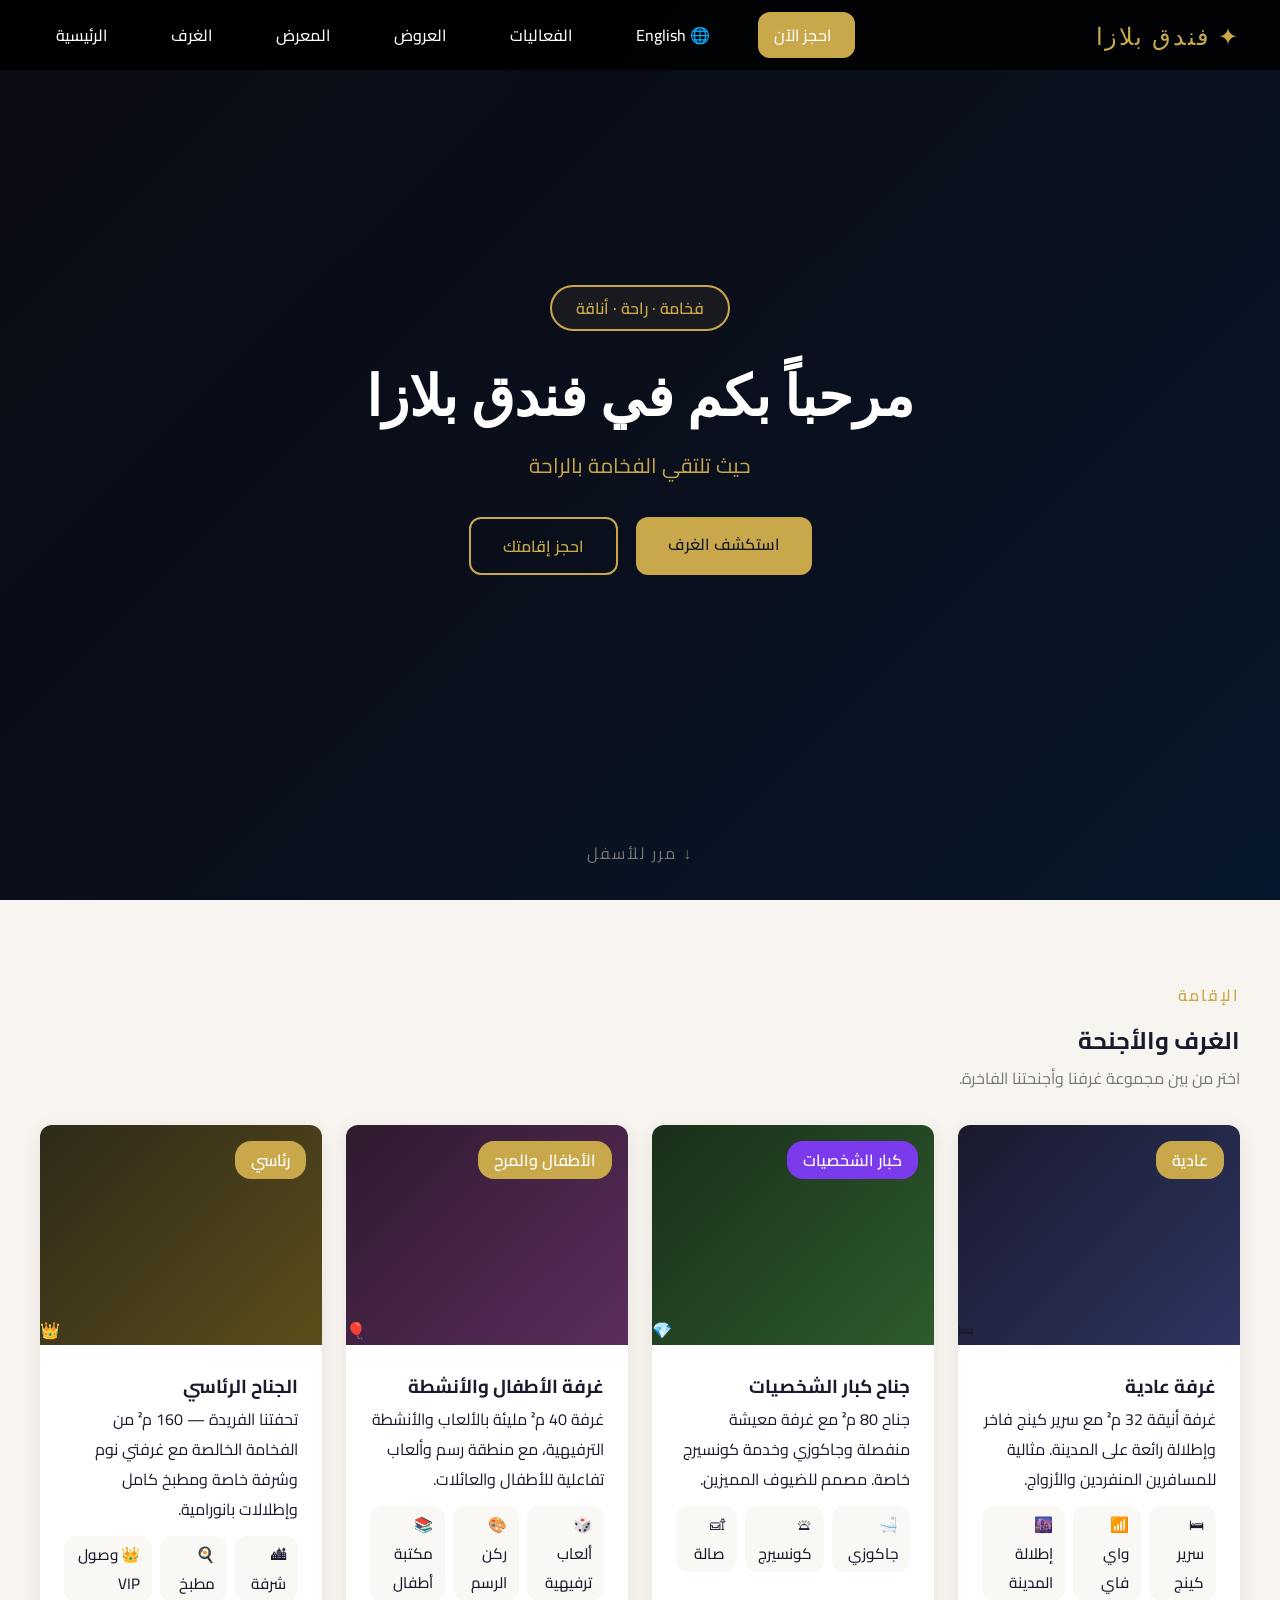
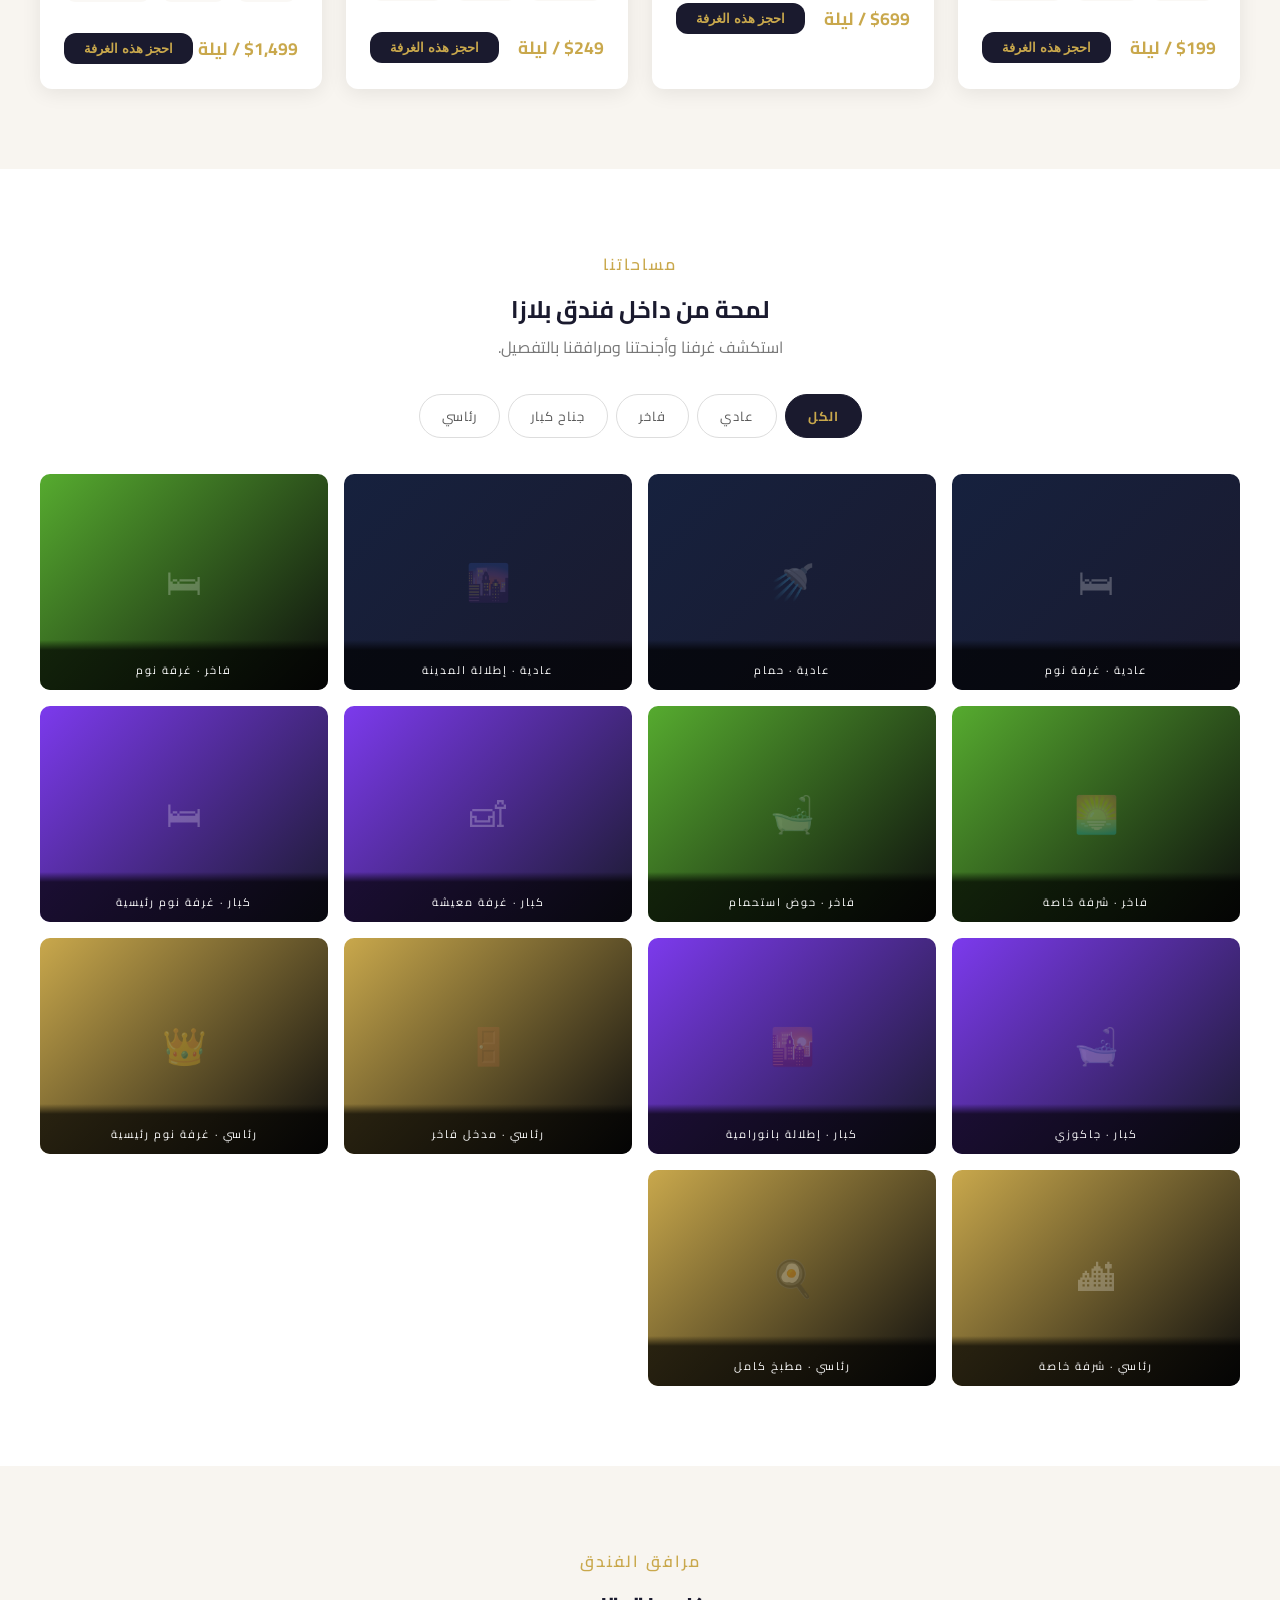
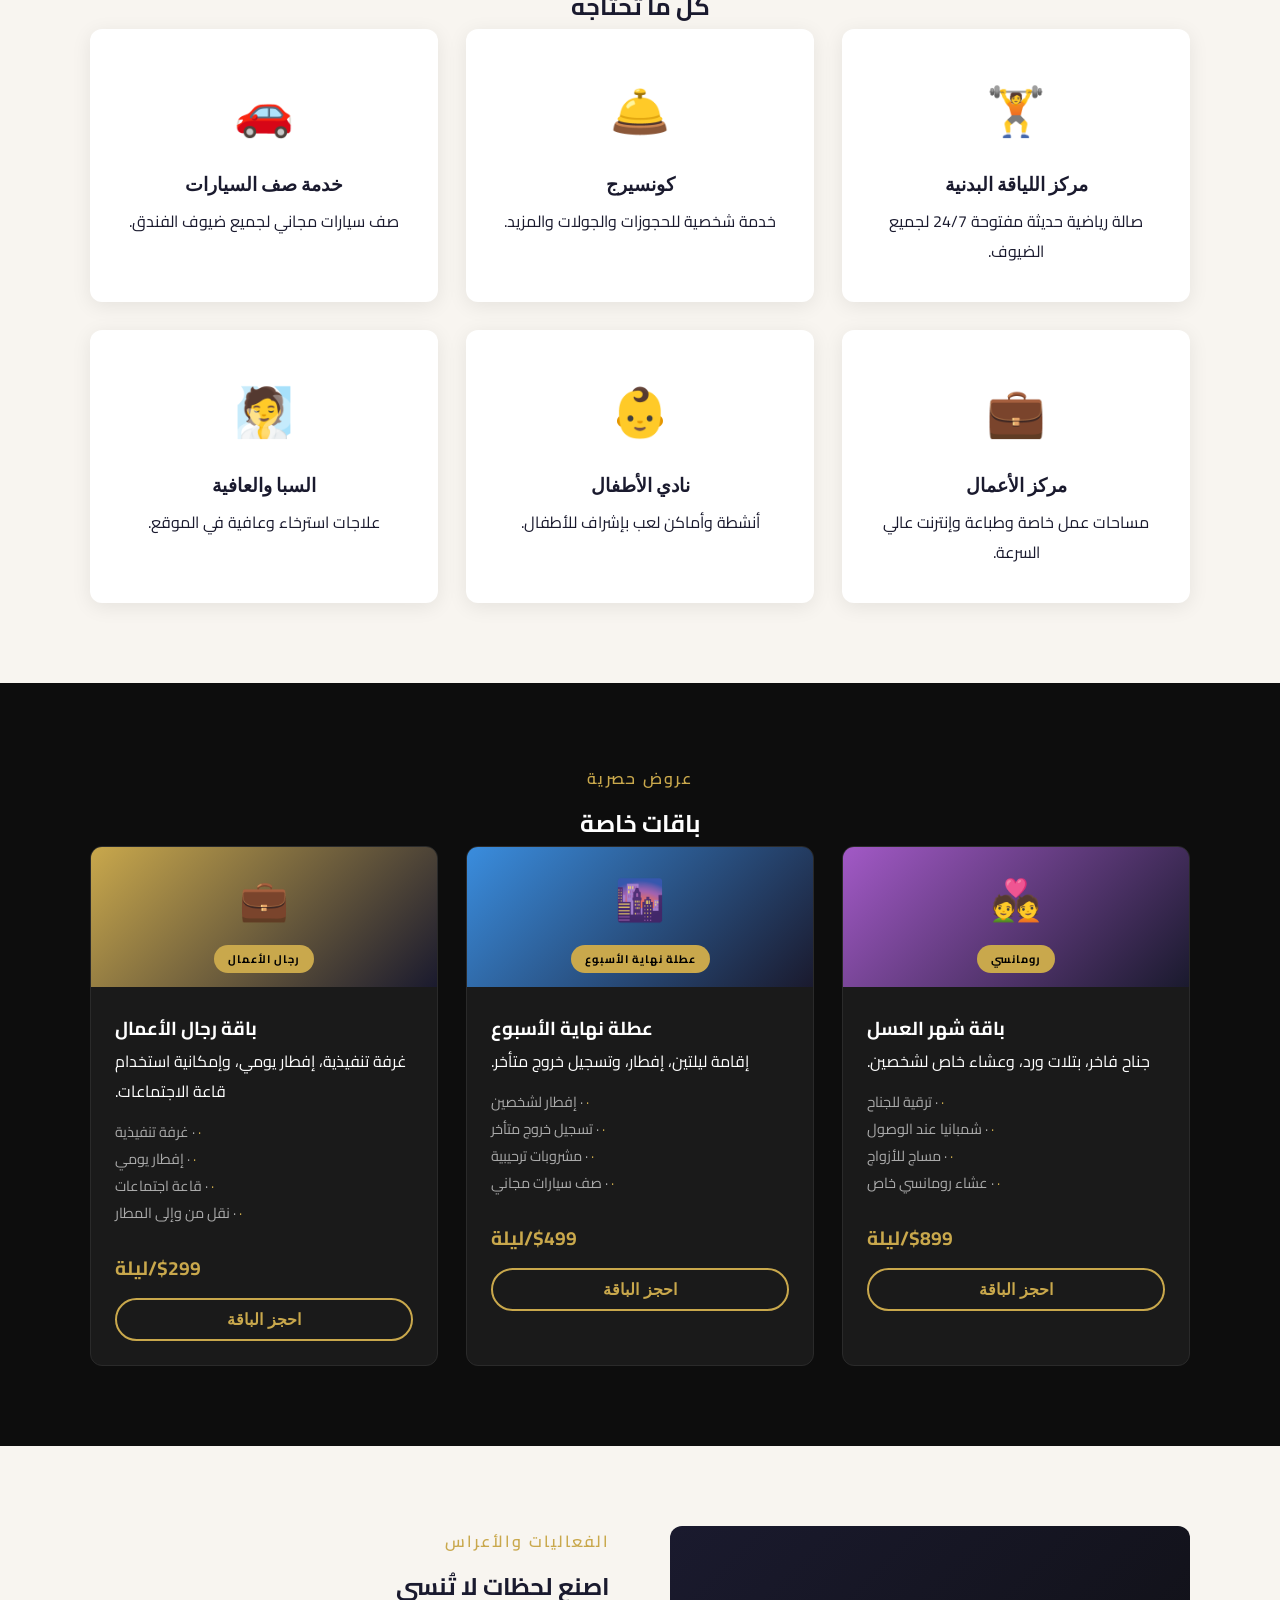
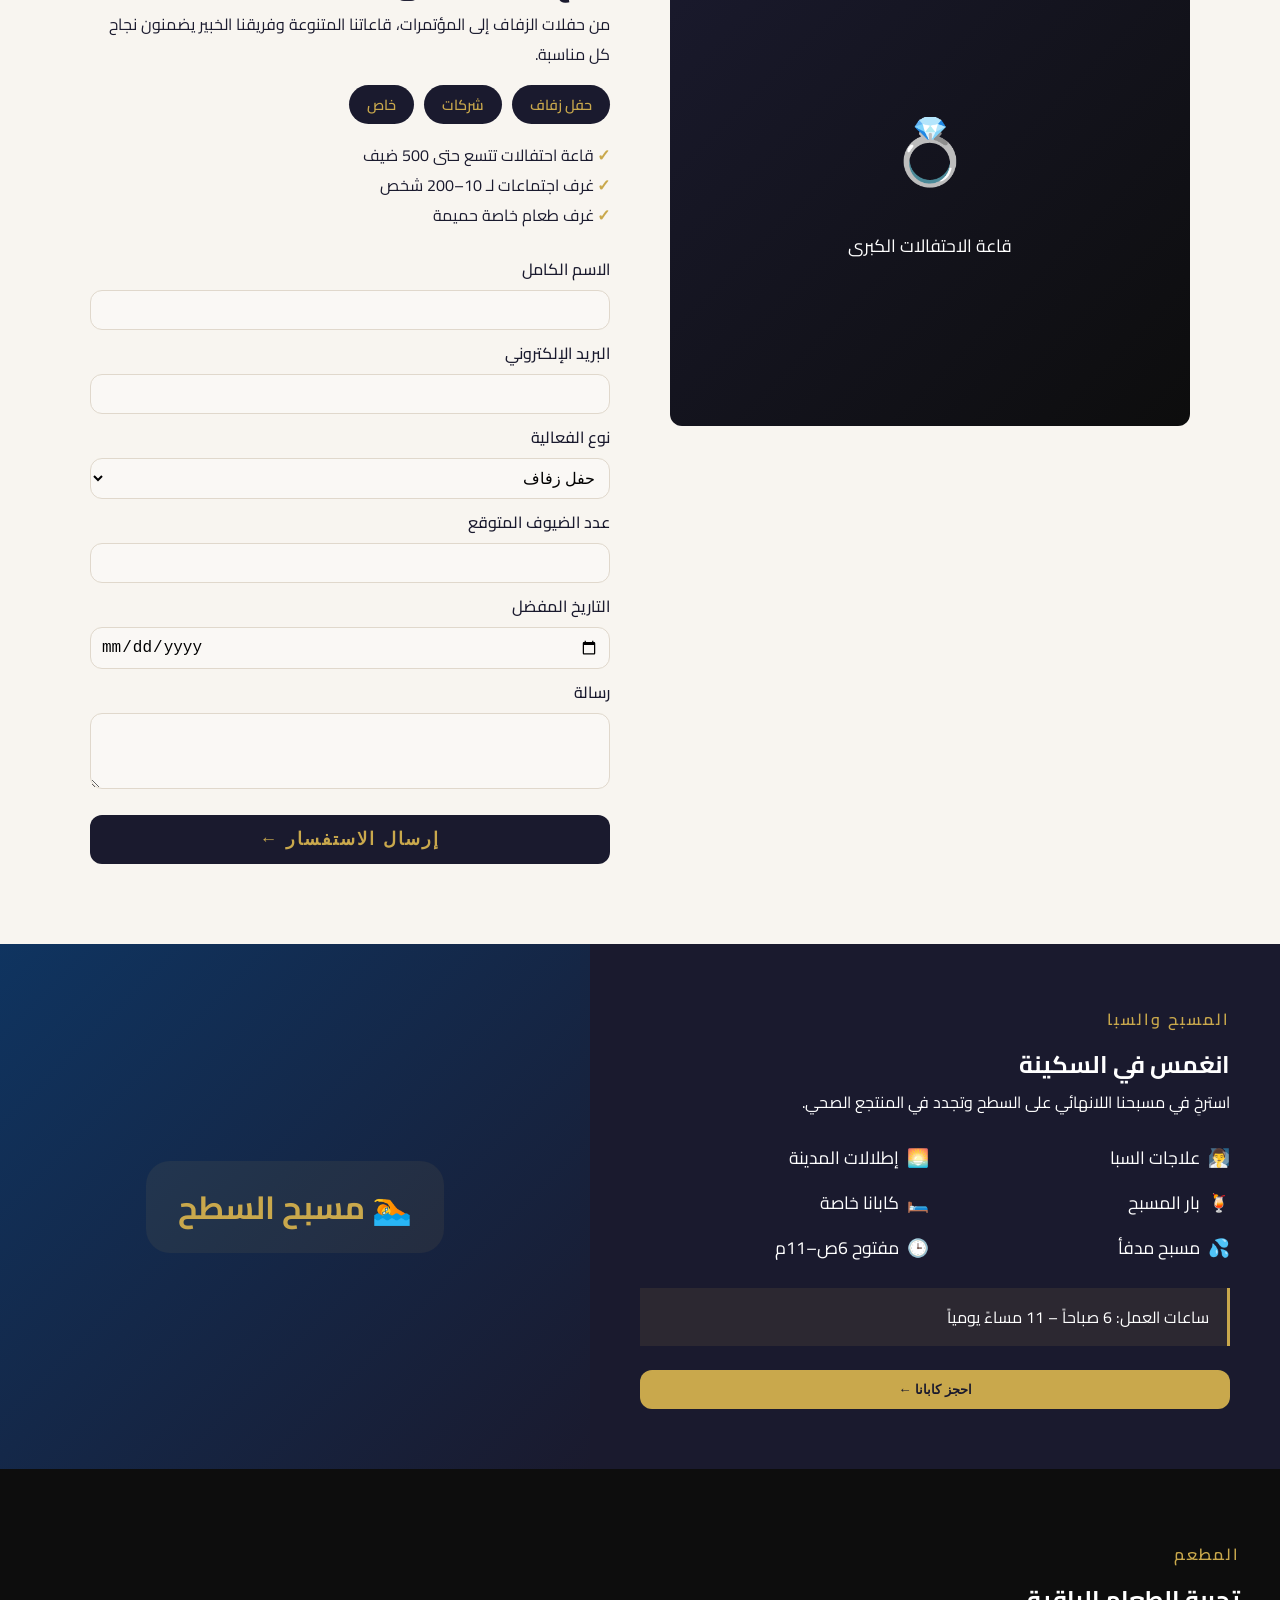
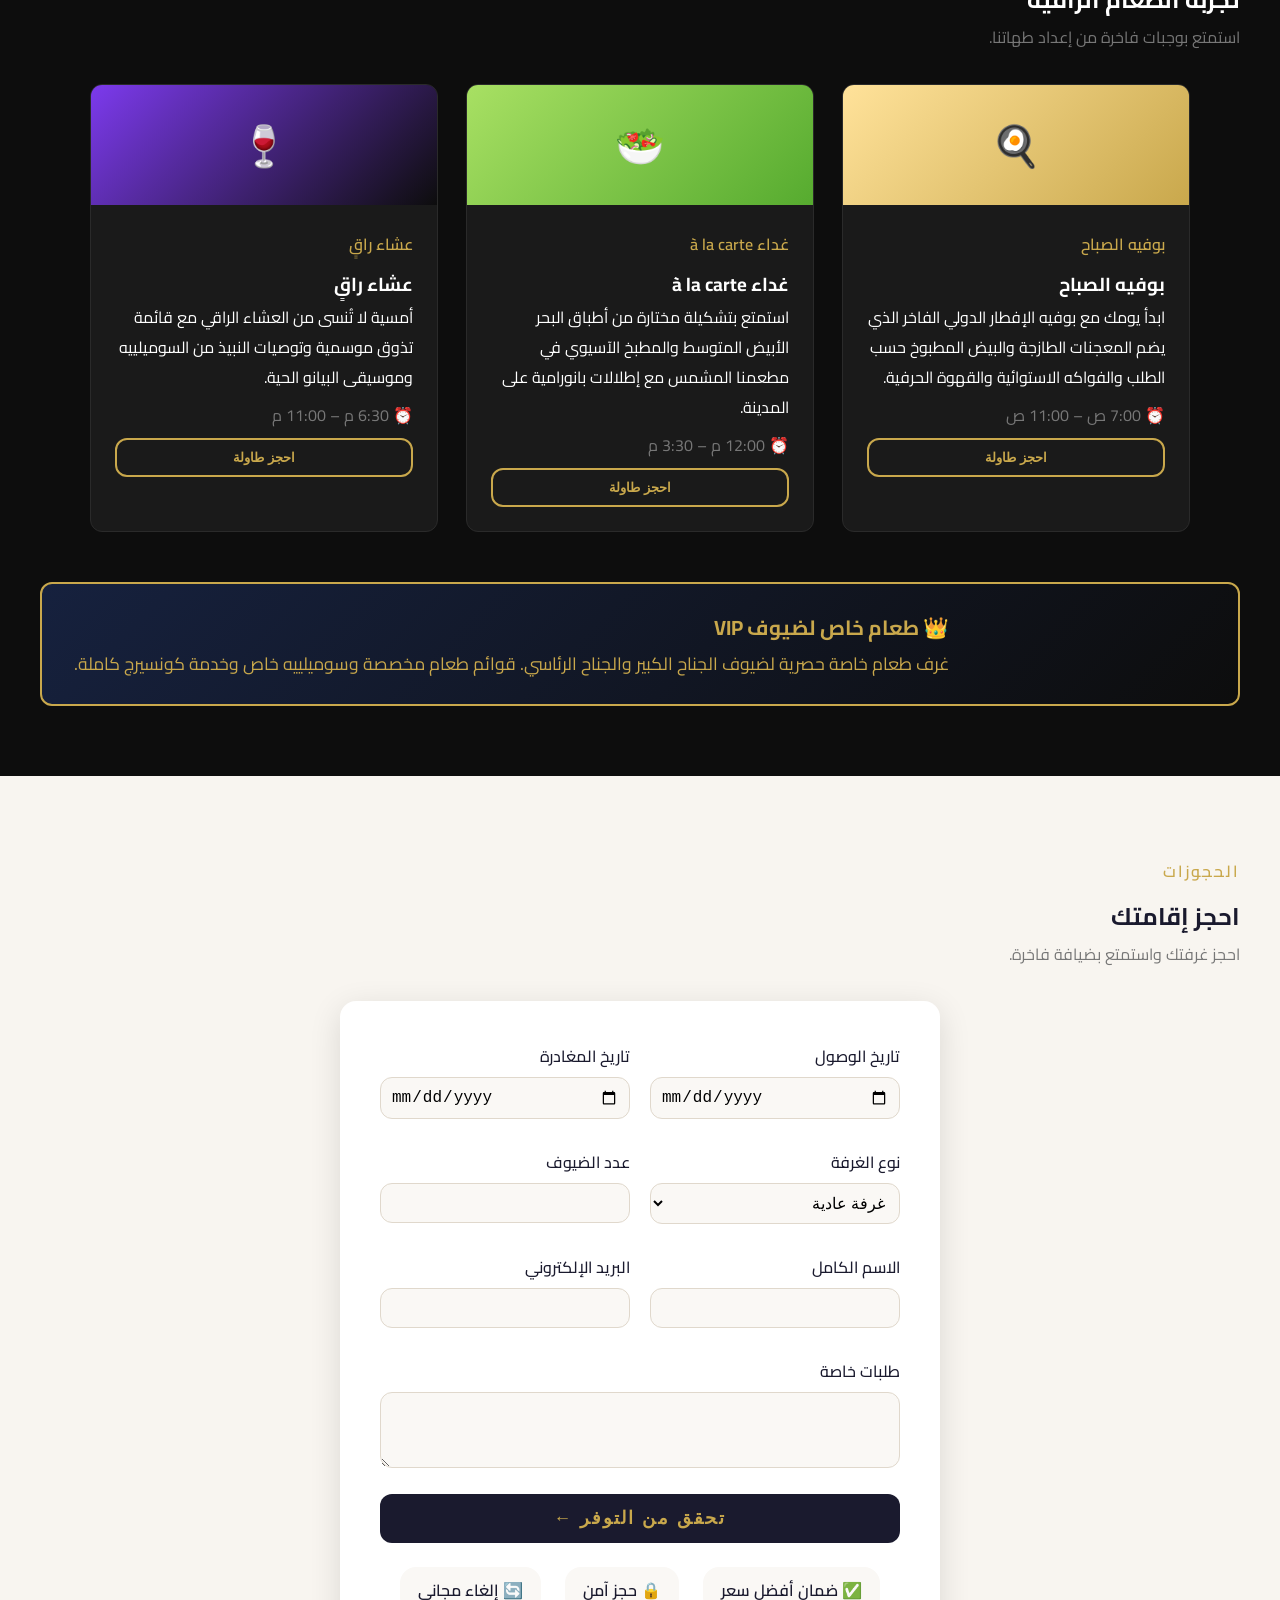
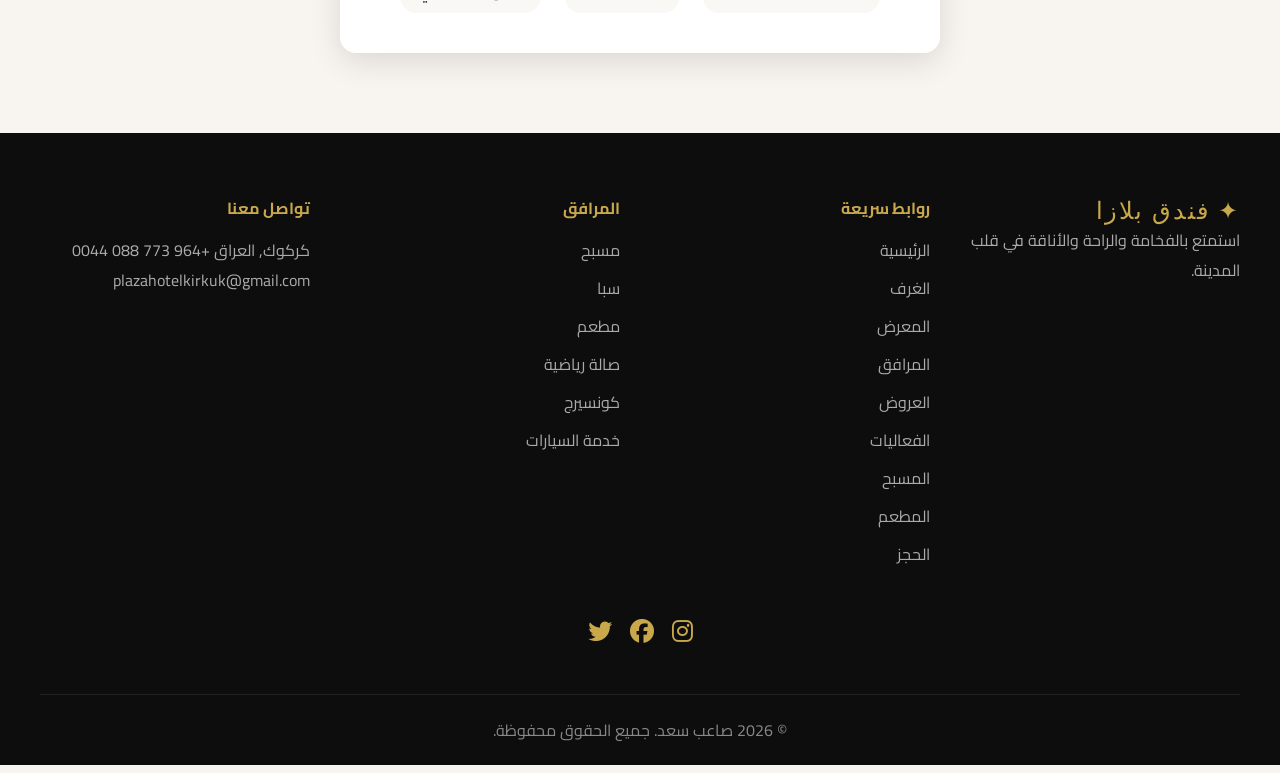
<file: ar/index.html>
<!DOCTYPE html>
<html lang="ar" dir="rtl">
<head>
  <meta charset="UTF-8">
  <meta name="viewport" content="width=device-width, initial-scale=1.0">
  <title>فندق بلازا — إقامة فاخرة</title>
  <link href="https://fonts.googleapis.com/css2?family=Cairo:wght@400;600;700&display=swap" rel="stylesheet">
  <link href="https://fonts.googleapis.com/css?family=Playfair+Display:400,700|Inter:400,600&display=swap" rel="stylesheet">
  <link rel="stylesheet" href="https://cdnjs.cloudflare.com/ajax/libs/font-awesome/6.4.0/css/all.min.css">
  <link rel="stylesheet" href="../css/style.css">
  <style>
    body { font-family: 'Cairo', sans-serif; }
    .pool-section { flex-direction: row-reverse; }
    .hours-box { border-left: none; border-right: 3px solid var(--color-gold); }
    .lb-prev { left: auto; right: 0; }
    .lb-next { right: auto; left: 0; }
    .vip-banner { flex-direction: row-reverse; }
  </style>
</head>
<body>
  <nav class="navbar" id="navbar">
    <div class="logo">✦ فندق بلازا</div>
    <ul class="nav-links">
      <li><a href="#home">الرئيسية</a></li>
      <li><a href="#rooms">الغرف</a></li>
      <li><a href="#gallery">المعرض</a></li>
      <li><a href="#offers">العروض</a></li>
      <li><a href="#events">الفعاليات</a></li>
      <li><a href="../index.html" class="lang-btn">🌐 English</a></li>
      <li><a href="#booking" class="nav-btn">احجز الآن</a></li>
    </ul>
    <button class="hamburger" aria-label="Toggle menu">
      <span></span><span></span><span></span>
    </button>
  </nav>
  <section id="home" class="hero">
    <div class="hero-overlay">
      <div class="hero-badge">فخامة · راحة · أناقة</div>
      <h1>مرحباً بكم في فندق بلازا</h1>
      <p class="hero-sub">حيث تلتقي الفخامة بالراحة</p>
      <div class="hero-btns">
        <a href="#rooms" class="btn-primary">استكشف الغرف</a>
        <a href="#booking" class="btn-outline">احجز إقامتك</a>
      </div>
      <div class="scroll-hint">↓ مرر للأسفل</div>
    </div>
  </section>
  <section id="rooms" class="rooms-section">
    <div class="section-label">الإقامة</div>
    <h2>الغرف والأجنحة</h2>
    <p class="section-header">اختر من بين مجموعة غرفنا وأجنحتنا الفاخرة.</p>
    <div class="rooms-grid">
      <div class="room-card">
        <div class="room-img room-img-standard">
          <span class="room-emoji">🛏</span>
          <span class="badge gold">عادية</span>
        </div>
        <div class="room-body">
          <h3>غرفة عادية</h3>
          <p>غرفة أنيقة 32 م² مع سرير كينج فاخر وإطلالة رائعة على المدينة. مثالية للمسافرين المنفردين والأزواج.</p>
          <div class="amenities">
            <span class="amenity">🛏 سرير كينج</span>
            <span class="amenity">📶 واي فاي</span>
            <span class="amenity">🌆 إطلالة المدينة</span>
          </div>
          <div class="room-footer">
            <span class="price">$199 / ليلة</span>
            <button class="book-btn" data-room="Standard Room">احجز هذه الغرفة</button>
          </div>
        </div>
      </div>
      <div class="room-card">
        <div class="room-img room-img-vip">
          <span class="room-emoji">💎</span>
          <span class="badge vip">كبار الشخصيات</span>
        </div>
        <div class="room-body">
          <h3>جناح كبار الشخصيات</h3>
          <p>جناح 80 م² مع غرفة معيشة منفصلة وجاكوزي وخدمة كونسيرج خاصة. مصمم للضيوف المميزين.</p>
          <div class="amenities">
            <span class="amenity">🛁 جاكوزي</span>
            <span class="amenity">🛎 كونسيرج</span>
            <span class="amenity">🛋 صالة</span>
          </div>
          <div class="room-footer">
            <span class="price">$699 / ليلة</span>
            <button class="book-btn" data-room="VIP Suite">احجز هذه الغرفة</button>
          </div>
        </div>
      </div>
      <div class="room-card">
        <div class="room-img room-img-kids">
          <span class="room-emoji">🎈</span>
          <span class="badge gold">الأطفال والمرح</span>
        </div>
        <div class="room-body">
          <h3>غرفة الأطفال والأنشطة</h3>
          <p>غرفة 40 م² مليئة بالألعاب والأنشطة الترفيهية، مع منطقة رسم وألعاب تفاعلية للأطفال والعائلات.</p>
          <div class="amenities">
            <span class="amenity">🎲 ألعاب ترفيهية</span>
            <span class="amenity">🎨 ركن الرسم</span>
            <span class="amenity">📚 مكتبة أطفال</span>
          </div>
          <div class="room-footer">
            <span class="price">$249 / ليلة</span>
            <button class="book-btn" data-room="Kids Room">احجز هذه الغرفة</button>
          </div>
        </div>
      </div>
      <div class="room-card">
        <div class="room-img room-img-presidential">
          <span class="room-emoji">👑</span>
          <span class="badge gold">رئاسي</span>
        </div>
        <div class="room-body">
          <h3>الجناح الرئاسي</h3>
          <p>تحفتنا الفريدة — 160 م² من الفخامة الخالصة مع غرفتي نوم وشرفة خاصة ومطبخ كامل وإطلالات بانورامية.</p>
          <div class="amenities">
            <span class="amenity">🏙 شرفة</span>
            <span class="amenity">🍳 مطبخ</span>
            <span class="amenity">👑 وصول VIP</span>
          </div>
          <div class="room-footer">
            <span class="price">$1,499 / ليلة</span>
            <button class="book-btn" data-room="Presidential Suite">احجز هذه الغرفة</button>
          </div>
        </div>
      </div>
    </div>
  </section>
  <section id="gallery" class="gallery-section">
    <div class="section-label">مساحاتنا</div>
    <h2>لمحة من داخل فندق بلازا</h2>
    <p class="section-header">استكشف غرفنا وأجنحتنا ومرافقنا بالتفصيل.</p>
    <div class="tab-bar">
      <div class="tab active" data-filter="all">الكل</div>
      <div class="tab" data-filter="standard">عادي</div>
      <div class="tab" data-filter="deluxe">فاخر</div>
      <div class="tab" data-filter="vip">جناح كبار</div>
      <div class="tab" data-filter="presidential">رئاسي</div>
    </div>
    <div class="gallery-grid">
      <div class="gallery-cell standard-bg" data-room="standard" data-index="0" data-caption="غرفة نوم">
        <div class="cell-inner" style="background-image: url('https://source.unsplash.com/600x400/?hotel,bedroom,luxury'); background-size: cover; background-position: center;">
          <span>🛏</span>
          <div class="cell-label">عادية · غرفة نوم</div>
          <div class="cell-hover">
            <span>🔍</span>
            <div>غرفة نوم</div>
            <div class="room-badge">عادية</div>
          </div>
        </div>
      </div>
      <div class="gallery-cell standard-bg" data-room="standard" data-index="1" data-caption="حمام">
        <div class="cell-inner" style="background-image: url('https://source.unsplash.com/600x400/?hotel,bathroom,modern'); background-size: cover; background-position: center;">
          <span>🚿</span>
          <div class="cell-label">عادية · حمام</div>
          <div class="cell-hover">
            <span>🔍</span>
            <div>حمام</div>
            <div class="room-badge">عادية</div>
          </div>
        </div>
      </div>
      <div class="gallery-cell standard-bg" data-room="standard" data-index="2" data-caption="إطلالة المدينة">
        <div class="cell-inner" style="background-image: url('https://source.unsplash.com/600x400/?city,view,window,night'); background-size: cover; background-position: center;">
          <span>🌆</span>
          <div class="cell-label">عادية · إطلالة المدينة</div>
          <div class="cell-hover">
            <span>🔍</span>
            <div>إطلالة المدينة</div>
            <div class="room-badge">عادية</div>
          </div>
        </div>
      </div>
      <div class="gallery-cell deluxe-bg" data-room="deluxe" data-index="3" data-caption="غرفة نوم">
        <div class="cell-inner" style="background-image: url('https://source.unsplash.com/600x400/?deluxe,hotel,bedroom'); background-size: cover; background-position: center;">
          <span>🛏</span>
          <div class="cell-label">فاخر · غرفة نوم</div>
          <div class="cell-hover">
            <span>🔍</span>
            <div>غرفة نوم</div>
            <div class="room-badge">فاخر</div>
          </div>
        </div>
      </div>
      <div class="gallery-cell deluxe-bg" data-room="deluxe" data-index="4" data-caption="شرفة خاصة">
        <div class="cell-inner" style="background-image: url('https://source.unsplash.com/600x400/?hotel,balcony,view'); background-size: cover; background-position: center;">
          <span>🌅</span>
          <div class="cell-label">فاخر · شرفة خاصة</div>
          <div class="cell-hover">
            <span>🔍</span>
            <div>شرفة خاصة</div>
            <div class="room-badge">فاخر</div>
          </div>
        </div>
      </div>
      <div class="gallery-cell deluxe-bg" data-room="deluxe" data-index="5" data-caption="حوض استحمام">
        <div class="cell-inner" style="background-image: url('https://source.unsplash.com/600x400/?bathtub,luxury,spa'); background-size: cover; background-position: center;">
          <span>🛁</span>
          <div class="cell-label">فاخر · حوض استحمام</div>
          <div class="cell-hover">
            <span>🔍</span>
            <div>حوض استحمام</div>
            <div class="room-badge">فاخر</div>
          </div>
        </div>
      </div>
      <div class="gallery-cell vip-bg" data-room="vip" data-index="6" data-caption="غرفة معيشة">
        <div class="cell-inner" style="background-image: url('https://source.unsplash.com/600x400/?luxury,suite,living,room'); background-size: cover; background-position: center;">
          <span>🛋</span>
          <div class="cell-label">كبار · غرفة معيشة</div>
          <div class="cell-hover">
            <span>🔍</span>
            <div>غرفة معيشة</div>
            <div class="room-badge">كبار</div>
          </div>
        </div>
      </div>
      <div class="gallery-cell vip-bg" data-room="vip" data-index="7" data-caption="غرفة نوم رئيسية">
        <div class="cell-inner" style="background-image: url('https://source.unsplash.com/600x400/?luxury,master,bedroom'); background-size: cover; background-position: center;">
          <span>🛏</span>
          <div class="cell-label">كبار · غرفة نوم رئيسية</div>
          <div class="cell-hover">
            <span>🔍</span>
            <div>غرفة نوم رئيسية</div>
            <div class="room-badge">كبار</div>
          </div>
        </div>
      </div>
      <div class="gallery-cell vip-bg" data-room="vip" data-index="8" data-caption="جاكوزي">
        <div class="cell-inner" style="background-image: url('https://source.unsplash.com/600x400/?jacuzzi,luxury,spa'); background-size: cover; background-position: center;">
          <span>🛁</span>
          <div class="cell-label">كبار · جاكوزي</div>
          <div class="cell-hover">
            <span>🔍</span>
            <div>جاكوزي</div>
            <div class="room-badge">كبار</div>
          </div>
        </div>
      </div>
      <div class="gallery-cell vip-bg" data-room="vip" data-index="9" data-caption="إطلالة بانورامية">
        <div class="cell-inner" style="background-image: url('https://source.unsplash.com/600x400/?panoramic,city,skyline'); background-size: cover; background-position: center;">
          <span>🌇</span>
          <div class="cell-label">كبار · إطلالة بانورامية</div>
          <div class="cell-hover">
            <span>🔍</span>
            <div>إطلالة بانورامية</div>
            <div class="room-badge">كبار</div>
          </div>
        </div>
      </div>
      <div class="gallery-cell presidential-bg" data-room="presidential" data-index="10" data-caption="مدخل فاخر">
        <div class="cell-inner" style="background-image: url('https://source.unsplash.com/600x400/?hotel,grand,entrance,lobby'); background-size: cover; background-position: center;">
          <span>🚪</span>
          <div class="cell-label">رئاسي · مدخل فاخر</div>
          <div class="cell-hover">
            <span>🔍</span>
            <div>مدخل فاخر</div>
            <div class="room-badge">رئاسي</div>
          </div>
        </div>
      </div>
      <div class="gallery-cell presidential-bg" data-room="presidential" data-index="11" data-caption="غرفة نوم رئيسية">
        <div class="cell-inner" style="background-image: url('https://source.unsplash.com/600x400/?presidential,suite,bedroom'); background-size: cover; background-position: center;">
          <span>👑</span>
          <div class="cell-label">رئاسي · غرفة نوم رئيسية</div>
          <div class="cell-hover">
            <span>🔍</span>
            <div>غرفة نوم رئيسية</div>
            <div class="room-badge">رئاسي</div>
          </div>
        </div>
      </div>
      <div class="gallery-cell presidential-bg" data-room="presidential" data-index="12" data-caption="شرفة خاصة">
        <div class="cell-inner" style="background-image: url('https://source.unsplash.com/600x400/?penthouse,terrace,city'); background-size: cover; background-position: center;">
          <span>🏙</span>
          <div class="cell-label">رئاسي · شرفة خاصة</div>
          <div class="cell-hover">
            <span>🔍</span>
            <div>شرفة خاصة</div>
            <div class="room-badge">رئاسي</div>
          </div>
        </div>
      </div>
      <div class="gallery-cell presidential-bg" data-room="presidential" data-index="13" data-caption="مطبخ كامل">
        <div class="cell-inner" style="background-image: url('https://source.unsplash.com/600x400/?luxury,kitchen,modern'); background-size: cover; background-position: center;">
          <span>🍳</span>
          <div class="cell-label">رئاسي · مطبخ كامل</div>
          <div class="cell-hover">
            <span>🔍</span>
            <div>مطبخ كامل</div>
            <div class="room-badge">رئاسي</div>
          </div>
        </div>
      </div>
    </div>
  </section>
  <!-- قسم المرافق -->
  <section id="amenities" class="amenities-section">
    <div class="section-label">مرافق الفندق</div>
    <h2>كل ما تحتاجه</h2>
    <div class="amenities-grid">
      <div class="amenity-card"><div class="amenity-icon">🏋️</div><h3>مركز اللياقة البدنية</h3><p>صالة رياضية حديثة مفتوحة 24/7 لجميع الضيوف.</p></div>
      <div class="amenity-card"><div class="amenity-icon">🛎️</div><h3>كونسيرج</h3><p>خدمة شخصية للحجوزات والجولات والمزيد.</p></div>
      <div class="amenity-card"><div class="amenity-icon">🚗</div><h3>خدمة صف السيارات</h3><p>صف سيارات مجاني لجميع ضيوف الفندق.</p></div>
      <div class="amenity-card"><div class="amenity-icon">💼</div><h3>مركز الأعمال</h3><p>مساحات عمل خاصة وطباعة وإنترنت عالي السرعة.</p></div>
      <div class="amenity-card"><div class="amenity-icon">👶</div><h3>نادي الأطفال</h3><p>أنشطة وأماكن لعب بإشراف للأطفال.</p></div>
      <div class="amenity-card"><div class="amenity-icon">🧖</div><h3>السبا والعافية</h3><p>علاجات استرخاء وعافية في الموقع.</p></div>
    </div>
  </section>
  <!-- قسم العروض الخاصة -->
  <section id="offers" class="offers-section">
    <div class="section-label">عروض حصرية</div>
    <h2>باقات خاصة</h2>
    <div class="offers-grid">
      <div class="offer-card">
        <div class="offer-img-area" style="background: linear-gradient(135deg, #a259c6 0%, #1a1a2e 100%);">
          💑<span class="offer-badge">رومانسي</span>
        </div>
        <div class="offer-body">
          <h3>باقة شهر العسل</h3>
          <p>جناح فاخر، بتلات ورد، وعشاء خاص لشخصين.</p>
          <ul class="offer-includes">
            <li>· ترقية للجناح</li>
            <li>· شمبانيا عند الوصول</li>
            <li>· مساج للأزواج</li>
            <li>· عشاء رومانسي خاص</li>
          </ul>
          <div class="offer-price">$899/ليلة</div>
          <button class="book-pkg-btn">احجز الباقة</button>
        </div>
      </div>
      <div class="offer-card">
        <div class="offer-img-area" style="background: linear-gradient(135deg, #3a8dde 0%, #1a1a2e 100%);">
          🌆<span class="offer-badge">عطلة نهاية الأسبوع</span>
        </div>
        <div class="offer-body">
          <h3>عطلة نهاية الأسبوع</h3>
          <p>إقامة ليلتين، إفطار، وتسجيل خروج متأخر.</p>
          <ul class="offer-includes">
            <li>· إفطار لشخصين</li>
            <li>· تسجيل خروج متأخر</li>
            <li>· مشروبات ترحيبية</li>
            <li>· صف سيارات مجاني</li>
          </ul>
          <div class="offer-price">$499/ليلة</div>
          <button class="book-pkg-btn">احجز الباقة</button>
        </div>
      </div>
      <div class="offer-card">
        <div class="offer-img-area" style="background: linear-gradient(135deg, #c9a84c 0%, #1a1a2e 100%);">
          💼<span class="offer-badge">رجال الأعمال</span>
        </div>
        <div class="offer-body">
          <h3>باقة رجال الأعمال</h3>
          <p>غرفة تنفيذية، إفطار يومي، وإمكانية استخدام قاعة الاجتماعات.</p>
          <ul class="offer-includes">
            <li>· غرفة تنفيذية</li>
            <li>· إفطار يومي</li>
            <li>· قاعة اجتماعات</li>
            <li>· نقل من وإلى المطار</li>
          </ul>
          <div class="offer-price">$299/ليلة</div>
          <button class="book-pkg-btn">احجز الباقة</button>
        </div>
      </div>
    </div>
  </section>
  <!-- قسم الفعاليات والأعراس -->
  <section id="events" class="events-section">
    <div class="events-inner">
      <div class="events-img-panel">
        💍
        <div style="margin-top:18px;font-size:1.1rem;color:#fff;">قاعة الاحتفالات الكبرى</div>
      </div>
      <div class="events-content">
        <div class="section-label">الفعاليات والأعراس</div>
        <h2>اصنع لحظات لا تُنسى</h2>
        <p>من حفلات الزفاف إلى المؤتمرات، قاعاتنا المتنوعة وفريقنا الخبير يضمنون نجاح كل مناسبة.</p>
        <div class="event-pills">
          <span class="event-pill">حفل زفاف</span>
          <span class="event-pill">شركات</span>
          <span class="event-pill">خاص</span>
        </div>
        <ul class="events-features">
          <li>قاعة احتفالات تتسع حتى 500 ضيف</li>
          <li>غرف اجتماعات لـ 10–200 شخص</li>
          <li>غرف طعام خاصة حميمة</li>
        </ul>
        <form class="events-form" action="https://formspree.io/f/mqeylpoo" method="POST">
          <div class="form-group">
            <label for="event-name">الاسم الكامل</label>
            <input type="text" name="event-name" id="event-name" required>
          </div>
          <div class="form-group">
            <label for="event-email">البريد الإلكتروني</label>
            <input type="email" name="event-email" id="event-email" required>
          </div>
          <div class="form-group">
            <label for="event-type">نوع الفعالية</label>
            <select name="event-type" id="event-type" required>
              <option>حفل زفاف</option>
              <option>شركات</option>
              <option>فعالية خاصة</option>
            </select>
          </div>
          <div class="form-group">
            <label for="event-guests">عدد الضيوف المتوقع</label>
            <input type="number" name="event-guests" id="event-guests" min="1" required>
          </div>
          <div class="form-group">
            <label for="event-date">التاريخ المفضل</label>
            <input type="date" name="event-date" id="event-date" required>
          </div>
          <div class="form-group">
            <label for="event-message">رسالة</label>
            <textarea name="event-message" id="event-message" rows="3"></textarea>
          </div>
          <button type="submit" class="submit-btn">إرسال الاستفسار ←</button>
        </form>
      </div>
    </div>
  </section>
  <section id="pool" class="pool-section">
    <div class="pool-img">
      <div class="pool-label">🏊 مسبح السطح</div>
    </div>
    <div class="pool-content">
      <div class="section-label">المسبح والسبا</div>
      <h2>انغمس في السكينة</h2>
      <p>استرخِ في مسبحنا اللانهائي على السطح وتجدد في المنتجع الصحي.</p>
      <div class="features">
        <div class="feature-item"><span>🧖‍♂️</span> علاجات السبا</div>
        <div class="feature-item"><span>🌅</span> إطلالات المدينة</div>
        <div class="feature-item"><span>🍹</span> بار المسبح</div>
        <div class="feature-item"><span>🛏️</span> كابانا خاصة</div>
        <div class="feature-item"><span>💦</span> مسبح مدفأ</div>
        <div class="feature-item"><span>🕒</span> مفتوح 6ص–11م</div>
      </div>
      <div class="hours-box">ساعات العمل: 6 صباحاً – 11 مساءً يومياً</div>
      <button class="cta-btn">احجز كابانا ←</button>
    </div>
  </section>
  <section id="restaurant" class="restaurant-section">
    <div class="section-label">المطعم</div>
    <h2>تجربة الطعام الراقية</h2>
    <p class="section-header">استمتع بوجبات فاخرة من إعداد طهاتنا.</p>
    <div class="dining-grid">
      <div class="dining-card breakfast-bg">
        <div class="dining-img">🍳</div>
        <div class="dining-body">
          <span class="meal-tag">بوفيه الصباح</span>
          <h3>بوفيه الصباح</h3>
          <p>ابدأ يومك مع بوفيه الإفطار الدولي الفاخر الذي يضم المعجنات الطازجة والبيض المطبوخ حسب الطلب والفواكه الاستوائية والقهوة الحرفية.</p>
          <div class="hours">⏰ 7:00 ص – 11:00 ص</div>
          <button class="reserve-btn">احجز طاولة</button>
        </div>
      </div>
      <div class="dining-card lunch-bg">
        <div class="dining-img">🥗</div>
        <div class="dining-body">
          <span class="meal-tag">غداء à la carte</span>
          <h3>غداء à la carte</h3>
          <p>استمتع بتشكيلة مختارة من أطباق البحر الأبيض المتوسط والمطبخ الآسيوي في مطعمنا المشمس مع إطلالات بانورامية على المدينة.</p>
          <div class="hours">⏰ 12:00 م – 3:30 م</div>
          <button class="reserve-btn">احجز طاولة</button>
        </div>
      </div>
      <div class="dining-card dinner-bg">
        <div class="dining-img">🍷</div>
        <div class="dining-body">
          <span class="meal-tag">عشاء راقٍ</span>
          <h3>عشاء راقٍ</h3>
          <p>أمسية لا تُنسى من العشاء الراقي مع قائمة تذوق موسمية وتوصيات النبيذ من السوميلييه وموسيقى البيانو الحية.</p>
          <div class="hours">⏰ 6:30 م – 11:00 م</div>
          <button class="reserve-btn">احجز طاولة</button>
        </div>
      </div>
    </div>
    <div class="vip-banner">
      <div>
        <h3>👑 طعام خاص لضيوف VIP</h3>
        <p>غرف طعام خاصة حصرية لضيوف الجناح الكبير والجناح الرئاسي. قوائم طعام مخصصة وسوميلييه خاص وخدمة كونسيرج كاملة.</p>
      </div>
    </div>
  </section>
  <section id="booking" class="booking-section">
    <div class="section-label">الحجوزات</div>
    <h2>احجز إقامتك</h2>
    <p class="section-header">احجز غرفتك واستمتع بضيافة فاخرة.</p>
    <div class="booking-card">
      <form action="https://formspree.io/f/mqeylpoo" method="POST">
        <div class="form-row">
          <div class="form-group">
            <label for="checkin">تاريخ الوصول</label>
            <input type="date" name="checkin" id="checkin" required>
          </div>
          <div class="form-group">
            <label for="checkout">تاريخ المغادرة</label>
            <input type="date" name="checkout" id="checkout" required>
          </div>
        </div>
        <div class="form-row">
          <div class="form-group">
            <label for="room">نوع الغرفة</label>
            <select name="room" id="room" required>
              <option value="Standard Room">غرفة عادية</option>
              <option value="Deluxe Room">غرفة فاخرة</option>
              <option value="VIP Suite">جناح كبار الشخصيات</option>
              <option value="Presidential Suite">الجناح الرئاسي</option>
            </select>
          </div>
          <div class="form-group">
            <label for="guests">عدد الضيوف</label>
            <input type="number" name="guests" id="guests" min="1" max="8" required>
          </div>
        </div>
        <div class="form-row">
          <div class="form-group">
            <label for="name">الاسم الكامل</label>
            <input type="text" name="name" id="name" required>
          </div>
          <div class="form-group">
            <label for="email">البريد الإلكتروني</label>
            <input type="email" name="email" id="email" required>
          </div>
        </div>
        <div class="form-group full-width">
          <label for="message">طلبات خاصة</label>
          <textarea name="message" id="message" rows="3"></textarea>
        </div>
        <button type="submit" class="submit-btn">تحقق من التوفر ←</button>
      </form>
      <div class="trust-row">
        <div class="trust-badge">✅ ضمان أفضل سعر</div>
        <div class="trust-badge">🔒 حجز آمن</div>
        <div class="trust-badge">🔄 إلغاء مجاني</div>
      </div>
    </div>
  </section>
  <footer class="footer">
    <div class="footer-grid">
      <div>
        <div class="logo">✦ فندق بلازا</div>
        <p>استمتع بالفخامة والراحة والأناقة في قلب المدينة.</p>
      </div>
      <div>
        <h4>روابط سريعة</h4>
        <ul>
          <li><a href="#home">الرئيسية</a></li>
          <li><a href="#rooms">الغرف</a></li>
          <li><a href="#gallery">المعرض</a></li>
          <li><a href="#amenities">المرافق</a></li>
          <li><a href="#offers">العروض</a></li>
          <li><a href="#events">الفعاليات</a></li>
          <li><a href="#pool">المسبح</a></li>
          <li><a href="#restaurant">المطعم</a></li>
          <li><a href="#booking">الحجز</a></li>
        </ul>
      </div>
      <div>
        <h4>المرافق</h4>
        <ul>
          <li>مسبح</li>
          <li>سبا</li>
          <li>مطعم</li>
          <li>صالة رياضية</li>
          <li>كونسيرج</li>
          <li>خدمة السيارات</li>
        </ul>
      </div>
      <div>
        <h4>تواصل معنا</h4>
      <span> كركوك, العراق</span>
      <span> +964 773 088 0044</span>
      <span> plazahotelkirkuk@gmail.com</span>
      </div>
    </div>
    <div class="social-row">
      <a href="#" aria-label="Instagram"><i class="fab fa-instagram"></i></a>
      <a href="#" aria-label="Facebook"><i class="fab fa-facebook"></i></a>
      <a href="#" aria-label="Twitter"><i class="fab fa-twitter"></i></a>
    </div>
    <div class="footer-bottom">© 2026 صاعب سعد. جميع الحقوق محفوظة.</div>
  </footer>
  <a href="https://wa.me/12345678900?text=مرحباً%2C%20أود%20حجز%20غرفة%20في%20فندق%20بلازا."
   class="whatsapp-btn"
   target="_blank"
   rel="noopener noreferrer"
   aria-label="تواصل عبر واتساب"
   title="تواصل عبر واتساب"
   style="right: auto; left: 24px;">
  <span class="whatsapp-pulse"></span>
</a>
<div id="lightbox" class="lightbox" style="display:none;">
  <div class="lightbox-inner">
    <button class="lb-close" aria-label="Close">&times;</button>
    <button class="lb-nav lb-prev" aria-label="Previous">&#x2039;</button>
    <div class="lightbox-img"></div>
    <button class="lb-nav lb-next" aria-label="Next">&#x203A;</button>
    <div class="lightbox-caption">
      <h4></h4>
      <span class="lb-badge"></span>
    </div>
  </div>
</div>
<script src="../js/main.js"></script>

<script type="text/javascript">
  var Tawk_API=Tawk_API||{}, Tawk_LoadStart=new Date();
  (function(){
    var s1=document.createElement("script"),s0=document.getElementsByTagName("script")[0];
    s1.async=true;
    s1.src='https://embed.tawk.to/YOUR_PROPERTY_ID/YOUR_WIDGET_ID';
    s1.charset='UTF-8';
    s1.setAttribute('crossorigin','*');
    s0.parentNode.insertBefore(s1,s0);
  })();
</script>
</body>
</html>
</file>
<file: css/style.css>
/* === Dark mode overrides === */
[data-theme="dark"] {
  --color-bg-light: #0f0f1a;
  --color-card: #1a1a2e;
  --color-dark: #e8e8f0;
  --color-muted: #aaaaaa;
}

body {
  transition: background 0.3s, color 0.3s;
}

/* === Dark mode toggle button === */
.theme-toggle {
  background: transparent;
  border: none;
  color: #fff;
  font-size: 1.2rem;
  cursor: pointer;
  padding: 4px 8px;
  transition: color 0.2s;
}
.theme-toggle:hover {
  color: #c9a84c;
}

/* === Scroll animation classes === */
.fade-in-up {
  opacity: 0;
  transform: translateY(30px);
  transition: opacity 0.7s ease, transform 0.7s ease;
}
.fade-in-up.visible {
  opacity: 1;
  transform: translateY(0);
}
.fade-in-up:nth-child(2) { transition-delay: 0.1s; }
.fade-in-up:nth-child(3) { transition-delay: 0.2s; }
.fade-in-up:nth-child(4) { transition-delay: 0.3s; }

/* === Reviews section === */
.reviews-section {
  background: #0d0d0d;
  padding: 80px 40px;
  text-align: center;
  position: relative;
}
.reviews-carousel {
  position: relative;
  max-width: 1100px;
  margin: 0 auto;
  overflow: hidden;
}
.reviews-track {
  display: flex;
  gap: 24px;
  transition: transform 0.5s ease;
}
.review-card {
  background: #1a1a1a;
  border: 1px solid #2a2a2a;
  border-radius: 12px;
  padding: 32px;
  flex: 0 0 calc(33.33% - 16px);
  text-align: left;
}
.stars {
  color: #c9a84c;
  font-size: 18px;
  margin-bottom: 16px;
}
.quote {
  color: #ccc;
  font-size: 15px;
  line-height: 1.7;
  margin-bottom: 24px;
  font-style: italic;
}
.guest-row {
  display: flex;
  align-items: center;
  gap: 14px;
}
.avatar {
  width: 44px;
  height: 44px;
  border-radius: 50%;
  background: #c9a84c;
  color: #000;
  font-weight: 700;
  display: flex;
  align-items: center;
  justify-content: center;
  font-size: 16px;
  flex-shrink: 0;
}
.guest-name {
  color: #fff;
  font-weight: 600;
  font-size: 14px;
}
.guest-meta {
  color: #777;
  font-size: 12px;
  margin-top: 2px;
}
.room-pill {
  display: inline-block;
  background: rgba(201,168,76,0.15);
  color: #c9a84c;
  border: 1px solid #c9a84c;
  border-radius: 20px;
  font-size: 10px;
  padding: 2px 10px;
  margin-top: 6px;
}
.carousel-dots {
  display: flex;
  justify-content: center;
  gap: 8px;
  margin-top: 32px;
}
.dot {
  width: 8px;
  height: 8px;
  border-radius: 50%;
  background: #333;
  cursor: pointer;
  transition: background 0.3s;
}
.dot.active {
  background: #c9a84c;
}
.carousel-prev, .carousel-next {
  position: absolute;
  top: 50%;
  transform: translateY(-50%);
  background: rgba(201,168,76,0.15);
  border: 1px solid #c9a84c;
  color: #c9a84c;
  border-radius: 50%;
  width: 40px;
  height: 40px;
  font-size: 1.4rem;
  cursor: pointer;
  z-index: 10;
}
.carousel-prev { left: -20px; }
.carousel-next { right: -20px; }

@media (max-width: 768px) {
  .review-card { flex: 0 0 100%; }
}

/* === Room comparison table === */
.comparison-section {
  background: var(--color-bg-light);
  padding: 80px 40px;
  text-align: center;
}
.table-wrapper {
  overflow-x: auto;
  max-width: 1000px;
  margin: 0 auto;
}
.comparison-table {
  width: 100%;
  border-collapse: collapse;
  font-size: 14px;
}
.comparison-table th, .comparison-table td {
  padding: 14px 18px;
  border: 1px solid #e0d8cc;
  text-align: center;
}
.comparison-table th {
  background: var(--color-dark);
  color: #fff;
  font-family: var(--font-heading);
}
.comparison-table th.col-vip {
  background: var(--color-gold);
  color: var(--color-dark);
  border: 2px solid var(--color-gold);
}
.comparison-table td:first-child {
  text-align: left;
  font-weight: 600;
  color: var(--color-dark);
}
.comparison-table td.col-vip {
  border-left: 2px solid var(--color-gold);
  border-right: 2px solid var(--color-gold);
  background: rgba(201,168,76,0.05);
}
.comparison-table tr:last-child td.col-vip {
  border-bottom: 2px solid var(--color-gold);
}
.comparison-table tr:nth-child(even) {
  background: #faf8f5;
}
:root {
  --color-dark: #1a1a2e;
  --color-gold: #c9a84c;
  --color-bg-light: #f8f5f0;
  --color-muted: #777777;
  --color-card: #ffffff;
  --color-restaurant-bg: #0d0d0d;
  --font-heading: 'Playfair Display', Georgia, serif;
  --font-body: 'Inter', 'Segoe UI', sans-serif;
  --transition: 0.3s ease;
  --shadow-card: 0 4px 20px rgba(0,0,0,0.08);
  --radius: 12px;
}

* {
  margin: 0;
  padding: 0;
  box-sizing: border-box;
}
html {
  scroll-behavior: smooth;
}
body {
  font-family: var(--font-body);
  color: var(--color-dark);
  background: var(--color-bg-light);
}
.section-label {
  color: var(--color-gold);
  font-weight: 600;
  letter-spacing: 2px;
  margin-bottom: 8px;
}
.section-header {
  color: var(--color-muted);
  margin-bottom: 32px;
}
.btn-primary {
  background: var(--color-gold);
  color: var(--color-dark);
  padding: 12px 32px;
  border-radius: var(--radius);
  font-weight: 600;
  border: none;
  transition: var(--transition);
  text-decoration: none;
}
.btn-primary:hover {
  background: var(--color-dark);
  color: var(--color-gold);
}
.btn-outline {
  background: transparent;
  color: var(--color-gold);
  border: 2px solid var(--color-gold);
  padding: 12px 32px;
  border-radius: var(--radius);
  font-weight: 600;
  transition: var(--transition);
  text-decoration: none;
}
.btn-outline:hover {
  background: var(--color-gold);
  color: var(--color-dark);
}

/* Navbar Styles */
.navbar {
  position: fixed;
  top: 0;
  width: 100%;
  z-index: 1000;
  background: rgba(0,0,0,0.85);
  transition: background var(--transition);
  display: flex;
  align-items: center;
  justify-content: space-between;
  padding: 0 40px;
  height: 70px;
}
.navbar.scrolled {
  background: rgba(26,26,46,0.98);
}

/* RTL adjustments */
html[dir="rtl"] .navbar {
  direction: rtl;
}
html[dir="rtl"] .hamburger {
  order: -1;
}
.logo {
  color: var(--color-gold);
  font-family: var(--font-heading);
  font-size: 1.5rem;
  letter-spacing: 2px;
}
.nav-links {
  display: flex;
  gap: 24px;
  list-style: none;
}

/* RTL desktop layout */
html[dir="rtl"] .nav-links {
  flex-direction: row-reverse;
}

.nav-links li a {
  color: #fff;
  text-decoration: none;
  font-weight: 500;
  padding: 8px 16px;
  border-radius: var(--radius);
  transition: background var(--transition);
}
html[dir="rtl"] .nav-links li a {
  text-align: right;
  padding-right: 24px;
  padding-left: 16px;
}
.nav-links li a:hover {
  background: var(--color-gold);
  color: var(--color-dark);
}
.nav-btn {
  background: var(--color-gold);
  color: var(--color-dark);
  padding: 8px 20px;
  border-radius: var(--radius);
  font-weight: 600;
  text-decoration: none;
}
.hamburger {
  display: none;
  flex-direction: column;
  gap: 4px;
  background: none;
  border: none;
  cursor: pointer;
}
.hamburger span {
  display: block;
  width: 28px;
  height: 3px;
  background: #fff;
  border-radius: 2px;
  transition: var(--transition);
}

/* Hero Styles */
.hero {
  height: 100vh;
  position: relative;
  background: linear-gradient(135deg, #1a1a2e 0%, #16213e 50%, #0f3460 100%);
  display: flex;
  align-items: center;
  justify-content: center;
}
.hero-overlay {
  width: 100%;
  height: 100%;
  display: flex;
  flex-direction: column;
  align-items: center;
  justify-content: center;
  background: rgba(0,0,0,0.55);
  position: absolute;
  top: 0;
  left: 0;
}
.hero-badge {
  border: 2px solid var(--color-gold);
  color: var(--color-gold);
  border-radius: 24px;
  padding: 6px 24px;
  font-weight: 600;
  margin-bottom: 24px;
  background: rgba(201,168,76,0.08);
}
.hero h1 {
  font-family: var(--font-heading);
  font-size: 56px;
  color: #fff;
  margin-bottom: 16px;
}
.hero-sub {
  color: var(--color-gold);
  font-size: 1.3rem;
  margin-bottom: 32px;
}
.hero-btns {
  display: flex;
  gap: 18px;
  margin-bottom: 40px;
}
.scroll-hint {
  position: absolute;
  bottom: 32px;
  color: var(--color-muted);
  letter-spacing: 2px;
  font-size: 1rem;
}

/* Rooms Section Styles */
.rooms-section {
    background: var(--color-bg-light);
    padding: 80px 40px;
}

/* Gallery Section Styles */
.gallery-section {
  background: #fff;
  padding: 80px 40px;
  text-align: center;
}
.tab-bar {
  display: flex;
  justify-content: center;
  gap: 8px;
  margin-bottom: 36px;
  flex-wrap: wrap;
}
.tab {
  padding: 9px 22px;
  border-radius: 30px;
  border: 1px solid #ddd;
  background: #fff;
  color: #555;
  font-size: 13px;
  cursor: pointer;
  letter-spacing: 1px;
  transition: background 0.3s, color 0.3s, border-color 0.3s;
}
.tab.active {
  background: var(--color-dark);
  color: var(--color-gold);
  border-color: var(--color-dark);
  font-weight: bold;
}
.gallery-grid {
  display: grid;
  grid-template-columns: repeat(4, 1fr);
  gap: 16px;
  max-width: 1200px;
  margin: 0 auto;
}
.gallery-cell {
  border-radius: 10px;
  overflow: hidden;
  position: relative;
  aspect-ratio: 4/3;
  cursor: pointer;
  transition: box-shadow 0.3s;
}
.gallery-cell.hidden {
  display: none;
}
.standard-bg {
  background: linear-gradient(135deg, #16213e 0%, #1a1a2e 100%);
}
.deluxe-bg {
  background: linear-gradient(135deg, #56ab2f 0%, #0d0d0d 100%);
}
.vip-bg {
  background: linear-gradient(135deg, #7c3aed 0%, #1a1a2e 100%);
}
.presidential-bg {
  background: linear-gradient(135deg, #c9a84c 0%, #0d0d0d 100%);
}
.cell-inner {
  width: 100%;
  height: 100%;
  display: flex;
  flex-direction: column;
  align-items: center;
  justify-content: center;
  color: rgba(255,255,255,0.25);
  font-size: 36px;
  position: relative;
}
.cell-label {
  position: absolute;
  bottom: 0;
  left: 0;
  width: 100%;
  background: linear-gradient(0deg, rgba(0,0,0,0.7) 80%, rgba(0,0,0,0.0) 100%);
  color: #fff;
  font-size: 11px;
  letter-spacing: 2px;
  text-transform: uppercase;
  padding: 20px 12px 10px;
  z-index: 2;
}
.cell-hover {
  position: absolute;
  inset: 0;
  background: rgba(0,0,0,0.55);
  display: flex;
  flex-direction: column;
  align-items: center;
  justify-content: center;
  opacity: 0;
  transition: opacity 0.3s;
  color: #fff;
  z-index: 3;
}
.gallery-cell:hover .cell-hover {
  opacity: 1;
}
.room-badge {
  background: var(--color-gold);
  color: #000;
  font-size: 10px;
  font-weight: bold;
  padding: 3px 10px;
  border-radius: 20px;
  margin-top: 6px;
}
/* Lightbox Styles */
.lightbox {
  position: fixed;
  inset: 0;
  background: rgba(0,0,0,0.92);
  display: flex;
  align-items: center;
  justify-content: center;
  z-index: 2000;
}
.lightbox-inner {
  position: relative;
  background: none;
  display: flex;
  flex-direction: column;
  align-items: center;
  justify-content: center;
  min-width: 320px;
  max-width: 420px;
  width: 90vw;
  padding: 32px 18px 24px;
}
.lightbox-img {
  font-size: 80px;
    margin: 24px 0 12px;
    text-align: center;
  }
.lightbox-caption {
    color: #fff;
    text-align: center;
    margin-top: 8px;
}
.lb-badge {
    background: var(--color-gold);
    color: #000;
    font-size: 11px;
    font-weight: bold;
    padding: 4px 12px;
    border-radius: 20px;
    margin-top: 8px;
    display: inline-block;
  }
.lb-close {
    position: absolute;
    top: 12px;
    right: 18px;
    background: none;
    border: none;
    color: #fff;
    font-size: 2rem;
    cursor: pointer;
    z-index: 10;
}
.lb-nav {
    position: absolute;
    top: 50%;
    transform: translateY(-50%);
    background: none;
    border: none;
    color: #fff;
    font-size: 2.2rem;
    cursor: pointer;
    z-index: 10;
    padding: 0 12px;
}
.lb-prev {
    left: 0;
}
.lb-next {
    right: 0;
}

.rooms-grid {
  display: grid;
  grid-template-columns: repeat(4, 1fr);
  gap: 24px;
  max-width: 1200px;
  margin: 0 auto;
}
.room-card {
  background: var(--color-card);
  border-radius: var(--radius);
  box-shadow: var(--shadow-card);
  overflow: hidden;
  transition: var(--transition);
  display: flex;
  flex-direction: column;
}
.room-card:hover {
  transform: translateY(-4px);
}
.room-img {
  height: 220px;
  position: relative;
  display: flex;
  align-items: flex-end;
  justify-content: flex-end;
}
.rooms-grid .room-card:nth-child(1) .room-img { background: linear-gradient(135deg, #1a1a2e, #2d3561); }
.rooms-grid .room-card:nth-child(2) .room-img { background: linear-gradient(135deg, #1a2e1a, #2d5c2d); }
.rooms-grid .room-card:nth-child(3) .room-img { background: linear-gradient(135deg, #2e1a2e, #5c2d5c); }
.rooms-grid .room-card:nth-child(4) .room-img { background: linear-gradient(135deg, #2e2a1a, #5c4d1a); }
.badge {
  position: absolute;
  top: 16px;
  right: 16px;
  background: var(--color-gold);
  color: var(--color-dark);
  border-radius: 16px;
  padding: 4px 16px;
  font-weight: 600;
  font-size: 1rem;
}
.badge.vip {
  background: #7c3aed;
  color: #fff;
}
.badge.gold {
  background: var(--color-gold);
  color: #fff;
}
.room-body {
  padding: 24px;
  flex: 1;
  display: flex;
  flex-direction: column;
}
.amenities {
  display: flex;
  gap: 8px;
  margin: 12px 0;
}
.amenity {
  background: #faf8f5;
  color: var(--color-dark);
  border-radius: 12px;
  padding: 4px 12px;
  font-size: 0.95rem;
  font-weight: 500;
}
.room-footer {
  display: flex;
  align-items: center;
  justify-content: space-between;
  margin-top: 18px;
}
.price {
  color: var(--color-gold);
  font-weight: 700;
  font-size: 1.1rem;
}
.book-btn {
  background: var(--color-dark);
  color: var(--color-gold);
  border: none;
  border-radius: var(--radius);
  padding: 8px 20px;
  font-weight: 600;
  cursor: pointer;
  transition: var(--transition);
}
.book-btn:hover {
  background: var(--color-gold);
  color: var(--color-dark);
}

/* Pool Section Styles */
.pool-section {
  display: flex;
  min-height: 500px;
}
.pool-img {
  flex: 1;
  background: linear-gradient(135deg, #0f3460 0%, #1a1a2e 100%);
  display: flex;
  align-items: center;
  justify-content: center;
  position: relative;
}
.pool-label {
  color: var(--color-gold);
  font-size: 2rem;
  font-weight: 700;
  background: rgba(201,168,76,0.08);
  border-radius: 24px;
  padding: 16px 32px;
}
.pool-content {
  flex: 1;
  background: var(--color-dark);
  color: #fff;
  padding: 60px 50px;
  display: flex;
  flex-direction: column;
  justify-content: center;
}
.features {
  display: grid;
  grid-template-columns: 1fr 1fr;
  gap: 12px;
  margin: 24px 0;
}
.feature-item {
  display: flex;
  align-items: center;
  gap: 8px;
  font-size: 1.1rem;
}
.hours-box {
  border-left: 3px solid var(--color-gold);
  background: rgba(201,168,76,0.1);
  padding: 14px 18px;
  margin-bottom: 24px;
  font-size: 1rem;
}
.cta-btn {
  background: var(--color-gold);
  color: var(--color-dark);
  border: none;
  border-radius: var(--radius);
  padding: 12px 32px;
  font-weight: 600;
  cursor: pointer;
  transition: var(--transition);
}
.cta-btn:hover {
  background: var(--color-dark);
  color: var(--color-gold);
}

/* Restaurant Section Styles */
.restaurant-section {
  background: var(--color-restaurant-bg);
  color: #fff;
  padding: 70px 40px;
}
.dining-grid {
  display: grid;
  grid-template-columns: repeat(3, 1fr);
  gap: 28px;
  max-width: 1100px;
  margin: 0 auto 50px;
}
.dining-card {
  background: #1a1a1a;
  border: 1px solid #2a2a2a;
  border-radius: var(--radius);
  overflow: hidden;
  display: flex;
  flex-direction: column;
}
.dining-img {
  height: 120px;
  display: flex;
  align-items: center;
  justify-content: center;
  font-size: 2.5rem;
  background: linear-gradient(135deg, #c9a84c 0%, #0d0d0d 100%);
}
.breakfast-bg .dining-img {
  background: linear-gradient(135deg, #ffe29a 0%, #c9a84c 100%);
}
.lunch-bg .dining-img {
  background: linear-gradient(135deg, #a8e063 0%, #56ab2f 100%);
}
.dinner-bg .dining-img {
  background: linear-gradient(135deg, #7c3aed 0%, #0d0d0d 100%);
}
.dining-body {
  padding: 24px;
  flex: 1;
  display: flex;
  flex-direction: column;
}
.meal-tag {
  color: var(--color-gold);
  font-weight: 600;
  margin-bottom: 8px;
}
.hours {
  color: var(--color-muted);
  margin: 8px 0;
}
.reserve-btn {
  background: transparent;
  border: 2px solid var(--color-gold);
  color: var(--color-gold);
  border-radius: var(--radius);
  padding: 10px 0;
  font-weight: 600;
  width: 100%;
  cursor: pointer;
  transition: var(--transition);
}
.reserve-btn:hover {
  background: var(--color-gold);
  color: var(--color-dark);
}
.vip-banner {
  display: flex;
  align-items: center;
  justify-content: space-between;
  border: 2px solid var(--color-gold);
  background: linear-gradient(135deg, #16213e 0%, #0d0d0d 100%);
  color: var(--color-gold);
  border-radius: var(--radius);
  padding: 24px 32px;
  margin-top: 32px;
  font-size: 1.1rem;
}
.vip-btn {
  background: var(--color-gold);
  color: var(--color-dark);
  border: none;
  border-radius: var(--radius);
  padding: 12px 32px;
  font-weight: 600;
  cursor: pointer;
  transition: var(--transition);
}
.vip-btn:hover {
  background: var(--color-dark);
  color: var(--color-gold);
}

/* Booking Section Styles */
.booking-section {
  background: var(--color-bg-light);
  padding: 80px 40px;
}
.booking-card {
  background: #fff;
  border-radius: 16px;
  box-shadow: 0 8px 32px rgba(0,0,0,0.12);
  padding: 40px;
  max-width: 600px;
  margin: 0 auto;
}
.form-row {
  display: grid;
  grid-template-columns: 1fr 1fr;
  gap: 20px;
  margin-bottom: 20px;
}
.form-group {
  display: flex;
  flex-direction: column;
  margin-bottom: 8px;
}
.form-group label {
  font-weight: 500;
  margin-bottom: 6px;
  color: var(--color-dark);
}
input, select, textarea {
  border: 1px solid #e0d8cc;
  border-radius: var(--radius);
  padding: 10px;
  background: #faf8f5;
  font-size: 1rem;
  transition: border var(--transition);
}
input:focus, select:focus, textarea:focus {
  outline: none;
  border-color: var(--color-gold);
}
.form-group.error input,
.form-group.error select,
.form-group.error textarea { border-color: #e53e3e; }
.error-msg { color: #e53e3e; font-size: 0.8rem; margin-top: 4px; display: block; }
.full-width {
  grid-column: span 2;
}
.submit-btn {
  width: 100%;
  background: var(--color-dark);
  color: var(--color-gold);
  border: none;
  border-radius: var(--radius);
  padding: 14px 0;
  font-weight: 700;
  font-size: 1.1rem;
  letter-spacing: 2px;
  margin-top: 18px;
  cursor: pointer;
  transition: var(--transition);
}
.submit-btn:hover {
  background: var(--color-gold);
  color: var(--color-dark);
}
.trust-row {
  display: flex;
  justify-content: center;
  gap: 24px;
  margin-top: 24px;
}
.trust-badge {
  background: #faf8f5;
  color: var(--color-dark);
  border-radius: 16px;
  padding: 8px 18px;
  font-weight: 600;
  font-size: 1rem;
}

/* Footer Styles */
.footer {
  background: #0d0d0d;
  color: #aaa;
  padding: 60px 40px 20px;
}
.footer-grid {
  display: grid;
  grid-template-columns: repeat(4, 1fr);
  gap: 40px;
  margin-bottom: 32px;
}
.footer-grid h4 {
  color: var(--color-gold);
  margin-bottom: 12px;
}
.footer-grid ul {
  list-style: none;
}
.footer-grid ul li {
  margin-bottom: 8px;
}
.footer-grid ul li a {
  color: #aaa;
  text-decoration: none;
  transition: color var(--transition);
}
.footer-grid ul li a:hover {
  color: var(--color-gold);
}
.social-row {
  display: flex;
  gap: 18px;
  justify-content: center;
  margin-bottom: 16px;
}
.social-row a {
  color: var(--color-gold);
  font-size: 1.5rem;
  transition: color var(--transition);
}
.social-row a:hover {
  color: #fff;
}
.footer-bottom {
  border-top: 1px solid #222;
  text-align: center;
  padding-top: 20px;
  margin-top: 40px;
  color: #888;
  font-size: 1rem;
}

/* Responsive Breakpoints */
@media (max-width: 768px) {
  .rooms-grid {
    grid-template-columns: repeat(2, 1fr);
  }
  .gallery-grid {
    grid-template-columns: repeat(2, 1fr);
  }
  .pool-section {
    flex-direction: column;
  }
  .dining-grid {
    grid-template-columns: 1fr 1fr;
  }
  .footer-grid {
    grid-template-columns: repeat(2, 1fr);
  }
  .form-row {
    grid-template-columns: 1fr;
  }
  .nav-links {
    display: none;
    flex-direction: column;
    position: fixed;
    top: 60px;
    bottom: 0;
    left: 0;
    width: 260px;
    background: rgba(26,26,46,0.98);
    padding: 90px 0 24px;
    gap: 16px;
    overflow-y: auto;
    z-index: 1100;
  }
  html[dir="rtl"] .nav-links {
    left: auto;
    right: 0;
    flex-direction: column;
  }
  .nav-links.open {
    display: flex;
  }
  .hamburger {
    display: flex;
  }
  .hero h1 {
    font-size: 36px;
  }
}
@media (max-width: 480px) {
  .rooms-grid {
    grid-template-columns: 1fr;
  }
  .gallery-grid {
    grid-template-columns: 1fr;
  }
  .dining-grid {
    grid-template-columns: 1fr;
  }
  .footer-grid {
    grid-template-columns: 1fr;
  }
  .vip-banner {
    flex-direction: column;
    gap: 16px;
  }
  .hero h1 {
    font-size: 28px;
  }
  .hero-btns {
    flex-direction: column;
    gap: 12px;
  }
}

/* === Amenities Section === */
.amenities-section {
  background: var(--color-bg-light);
  padding: 80px 40px;
  text-align: center;
}
.amenities-grid {
  display: grid;
  grid-template-columns: repeat(3, 1fr);
  gap: 28px;
  max-width: 1100px;
  margin: 0 auto;
}
.amenity-card {
  background: var(--color-card);
  border-radius: var(--radius);
  box-shadow: var(--shadow-card);
  padding: 36px 24px;
  text-align: center;
  transition: var(--transition);
}
.amenity-card:hover {
  transform: translateY(-4px);
}
.amenity-icon {
  font-size: 3rem;
  margin-bottom: 16px;
  display: block;
}
.amenity-card h3 {
  font-family: var(--font-heading);
  margin-bottom: 10px;
}

/* === Special Offers Section === */
.offers-section {
  background: #0d0d0d;
  color: #fff;
  padding: 80px 40px;
  text-align: center;
}
.offers-grid {
  display: grid;
  grid-template-columns: repeat(3, 1fr);
  gap: 28px;
  max-width: 1100px;
  margin: 0 auto;
}
.offer-card {
  background: #1a1a1a;
  border: 1px solid #2a2a2a;
  border-radius: var(--radius);
  overflow: hidden;
  display: flex;
  flex-direction: column;
  transition: var(--transition);
}
.offer-card:hover {
  transform: translateY(-4px);
}
.offer-img-area {
  height: 140px;
  display: flex;
  flex-direction: column;
  align-items: center;
  justify-content: center;
  font-size: 2.5rem;
}
.offer-badge {
  background: var(--color-gold);
  color: #000;
  font-size: 11px;
  font-weight: 700;
  padding: 4px 14px;
  border-radius: 20px;
  margin-top: 8px;
  letter-spacing: 1px;
}
.offer-body {
  padding: 24px;
  flex: 1;
  display: flex;
  flex-direction: column;
  text-align: left;
}
.offer-includes {
  list-style: none;
  margin: 12px 0;
  color: #aaa;
  font-size: 0.9rem;
}
.offer-includes li::before {
  content: '· ';
  color: var(--color-gold);
}
.offer-price {
  color: var(--color-gold);
  font-weight: 700;
  font-size: 1.2rem;
  margin: 12px 0;
}
.book-pkg-btn {
  background: transparent;
  border: 2px solid var(--color-gold);
  color: var(--color-gold);
  border-radius: var(--radius);
  padding: 10px 0;
  font-weight: 600;
  width: 100%;
  cursor: pointer;
  transition: var(--transition);
}
.book-pkg-btn:hover {
  background: var(--color-gold);
  color: var(--color-dark);
}

/* === Events & Weddings Section === */
.events-section {
  background: var(--color-bg-light);
  padding: 80px 40px;
}
.events-inner {
  display: flex;
  gap: 60px;
  max-width: 1100px;
  margin: 0 auto;
  align-items: flex-start;
}
.events-img-panel {
  flex: 1;
  min-height: 500px;
  background: linear-gradient(135deg, #1a1a2e 0%, #0d0d0d 100%);
  border-radius: var(--radius);
  display: flex;
  flex-direction: column;
  align-items: center;
  justify-content: center;
  color: var(--color-gold);
  font-size: 4rem;
}
.events-content {
  flex: 1;
}
.event-pills {
  display: flex;
  gap: 10px;
  flex-wrap: wrap;
  margin: 16px 0;
}
.event-pill {
  background: var(--color-dark);
  color: var(--color-gold);
  border-radius: 20px;
  padding: 6px 18px;
  font-size: 0.9rem;
  font-weight: 600;
}
.events-features {
  list-style: none;
  margin: 16px 0 24px;
}
.events-features li::before {
  content: '✓ ';
  color: var(--color-gold);
  font-weight: bold;
}

/* --- Amenities Section Styles --- */
.amenities-section {
  background: var(--color-bg-light);
  padding: 80px 40px;
  text-align: center;
}
.amenities-grid {
  display: grid;
  grid-template-columns: repeat(3, 1fr);
  gap: 28px;
  max-width: 1100px;
  margin: 0 auto;
}
.amenity-card {
  background: var(--color-card);
  border-radius: var(--radius);
  box-shadow: var(--shadow-card);
  padding: 36px 24px;
  text-align: center;
  transition: var(--transition);
}
.amenity-card:hover {
  transform: translateY(-4px);
}
.amenity-icon {
  font-size: 3rem;
  margin-bottom: 16px;
  display: block;
}
.amenity-card h3 {
  font-family: var(--font-heading);
  margin-bottom: 10px;
}

/* --- Special Offers Section Styles --- */
.offers-section {
  background: #0d0d0d;
  color: #fff;
  padding: 80px 40px;
  text-align: center;
}
.offers-grid {
  display: grid;
  grid-template-columns: repeat(3, 1fr);
  gap: 28px;
  max-width: 1100px;
  margin: 0 auto;
}
.offer-card {
  background: #1a1a1a;
  border: 1px solid #2a2a2a;
  border-radius: var(--radius);
  overflow: hidden;
  display: flex;
  flex-direction: column;
  transition: var(--transition);
}
.offer-card:hover {
  transform: translateY(-4px);
}
.offer-img-area {
  height: 140px;
  display: flex;
  flex-direction: column;
  align-items: center;
  justify-content: center;
  font-size: 2.5rem;
}
.offer-badge {
  background: var(--color-gold);
  color: #000;
  font-size: 11px;
  font-weight: 700;
  padding: 4px 14px;
  border-radius: 20px;
  margin-top: 8px;
  letter-spacing: 1px;
}
.offer-body {
  padding: 24px;
  flex: 1;
  display: flex;
  flex-direction: column;
  text-align: left;
}
.offer-includes {
  list-style: none;
  margin: 12px 0;
  color: #aaa;
  font-size: 0.9rem;
  padding: 0;
}
.offer-includes li::before {
  content: '· ';
  color: var(--color-gold);
}
.offer-price {
  color: var(--color-gold);
  font-weight: 700;
  font-size: 1.2rem;
  margin: 12px 0;
}
.book-pkg-btn {
  background: transparent;
  border: 2px solid var(--color-gold);
  color: var(--color-gold);
  font-weight: 700;
  padding: 10px 28px;
  border-radius: 30px;
  font-size: 1rem;
  cursor: pointer;
  transition: var(--transition);
}
.book-pkg-btn:hover {
  background: var(--color-gold);
  color: #000;
}

/* --- Events & Weddings Section Styles --- */
.events-section {
  background: var(--color-bg-light);
  padding: 80px 40px;
}
.events-inner {
  display: flex;
  gap: 60px;
  max-width: 1100px;
  margin: 0 auto;
  align-items: flex-start;
}
.events-img-panel {
  flex: 1;
  min-height: 500px;
  background: linear-gradient(135deg, #1a1a2e 0%, #0d0d0d 100%);
  border-radius: var(--radius);
  display: flex;
  flex-direction: column;
  align-items: center;
  justify-content: center;
  color: var(--color-gold);
  font-size: 4rem;
}
.events-content {
  flex: 1;
}
.event-pills {
  display: flex;
  gap: 10px;
  flex-wrap: wrap;
  margin: 16px 0;
}
.event-pill {
  background: var(--color-dark);
  color: var(--color-gold);
  border-radius: 20px;
  padding: 6px 18px;
  font-size: 0.9rem;
  font-weight: 600;
}
.events-features {
  list-style: none;
  margin: 16px 0 24px;
  padding: 0;
}
.events-features li::before {
  content: '✓ ';
  color: var(--color-gold);
  font-weight: bold;
}

/* --- Responsive Additions --- */
@media (max-width: 768px) {
  .amenities-grid {
    grid-template-columns: repeat(2, 1fr);
  }
  .offers-grid {
    grid-template-columns: 1fr;
  }
  .events-inner {
    flex-direction: column;
  }
  .events-img-panel {
    min-height: 220px;
  }
}
@media (max-width: 480px) {
  .amenities-grid {
    grid-template-columns: 1fr;
  }
}

@media (max-width: 768px) {
  .amenities-grid {
    grid-template-columns: repeat(2, 1fr);
  }
  .offers-grid {
    grid-template-columns: 1fr;
  }
  .events-inner {
    flex-direction: column;
  }
  .events-img-panel {
    min-height: 220px;
  }
}
@media (max-width: 480px) {
  .amenities-grid {
    grid-template-columns: 1fr;
  }
}
</file>
